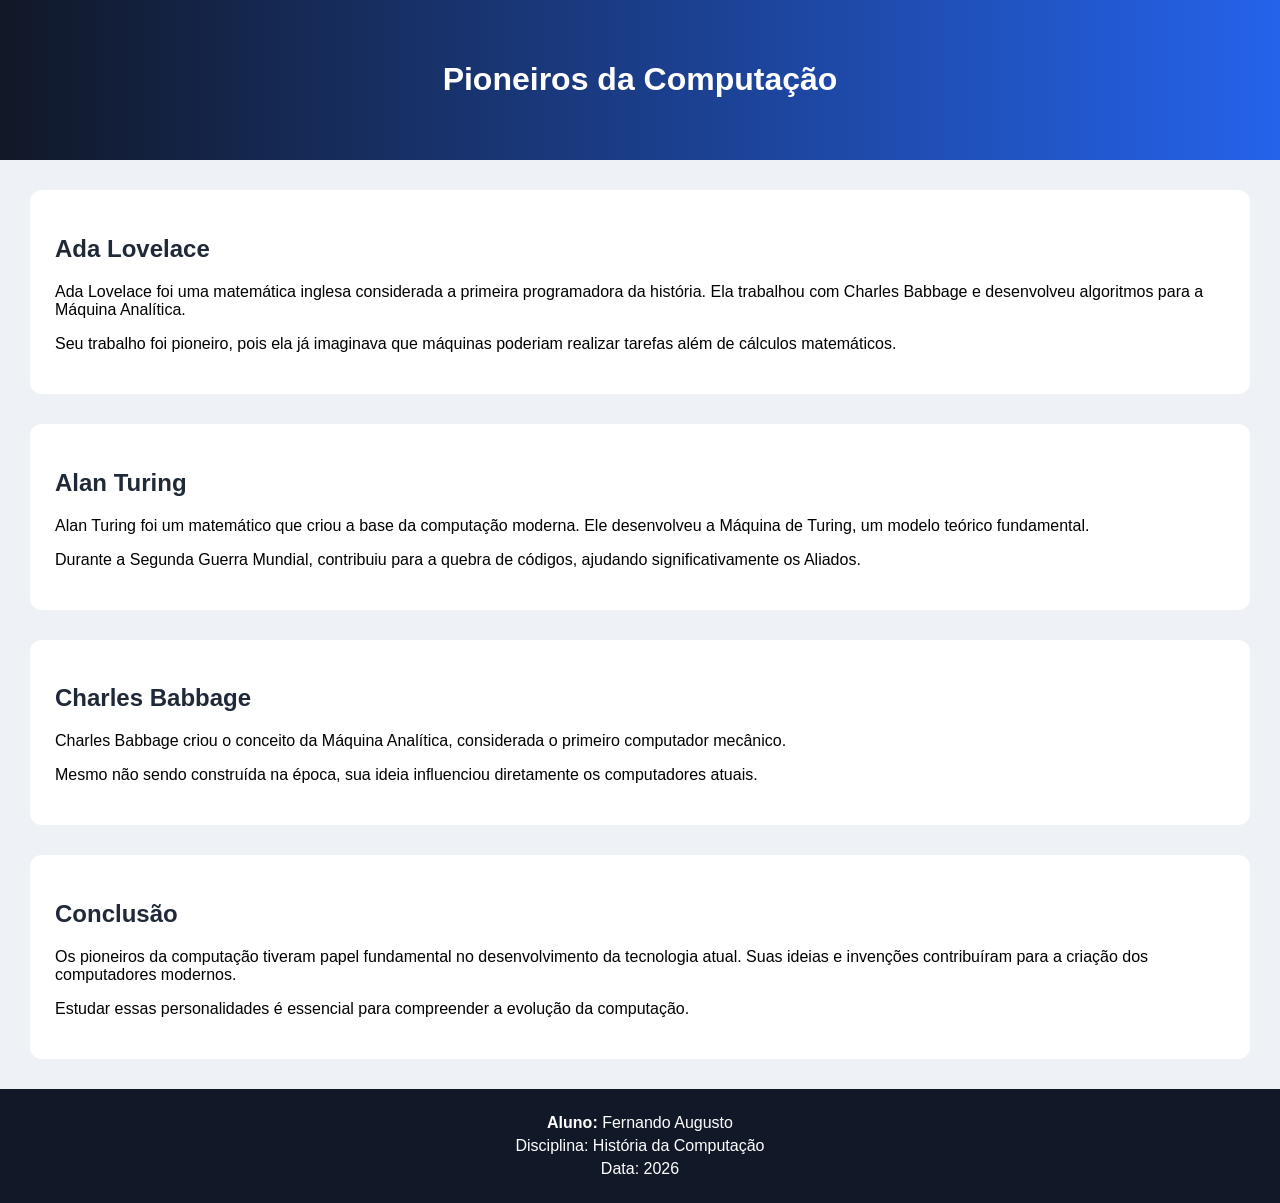
<file: ada-turing-babbage/index.html>
<!DOCTYPE html>
<html lang="pt-br">
<head>
    <meta charset="UTF-8">
    <title>Pioneiros da Computação</title>
    <link rel="stylesheet" href="style.css">
</head>
<body>

<header>
    <h1>Pioneiros da Computação</h1>
</header>

<section>
    <h2>Ada Lovelace</h2>
    <p>
        Ada Lovelace foi uma matemática inglesa considerada a primeira programadora da história.
        Ela trabalhou com Charles Babbage e desenvolveu algoritmos para a Máquina Analítica.
    </p>
    <p>
        Seu trabalho foi pioneiro, pois ela já imaginava que máquinas poderiam realizar tarefas
        além de cálculos matemáticos.
    </p>
</section>

<section>
    <h2>Alan Turing</h2>
    <p>
        Alan Turing foi um matemático que criou a base da computação moderna.
        Ele desenvolveu a Máquina de Turing, um modelo teórico fundamental.
    </p>
    <p>
        Durante a Segunda Guerra Mundial, contribuiu para a quebra de códigos,
        ajudando significativamente os Aliados.
    </p>
</section>

<section>
    <h2>Charles Babbage</h2>
    <p>
        Charles Babbage criou o conceito da Máquina Analítica, considerada o primeiro
        computador mecânico.
    </p>
    <p>
        Mesmo não sendo construída na época, sua ideia influenciou diretamente os computadores atuais.
    </p>
</section>

<section>
    <h2>Conclusão</h2>
    <p>
        Os pioneiros da computação tiveram papel fundamental no desenvolvimento da tecnologia atual.
        Suas ideias e invenções contribuíram para a criação dos computadores modernos.
    </p>
    <p>
        Estudar essas personalidades é essencial para compreender a evolução da computação.
    </p>
</section>

<footer>
    <p><strong>Aluno:</strong> Fernando Augusto</p>
    <p>Disciplina: História da Computação</p>
    <p>Data: 2026</p>
</footer>

</body>
</html>
</file>
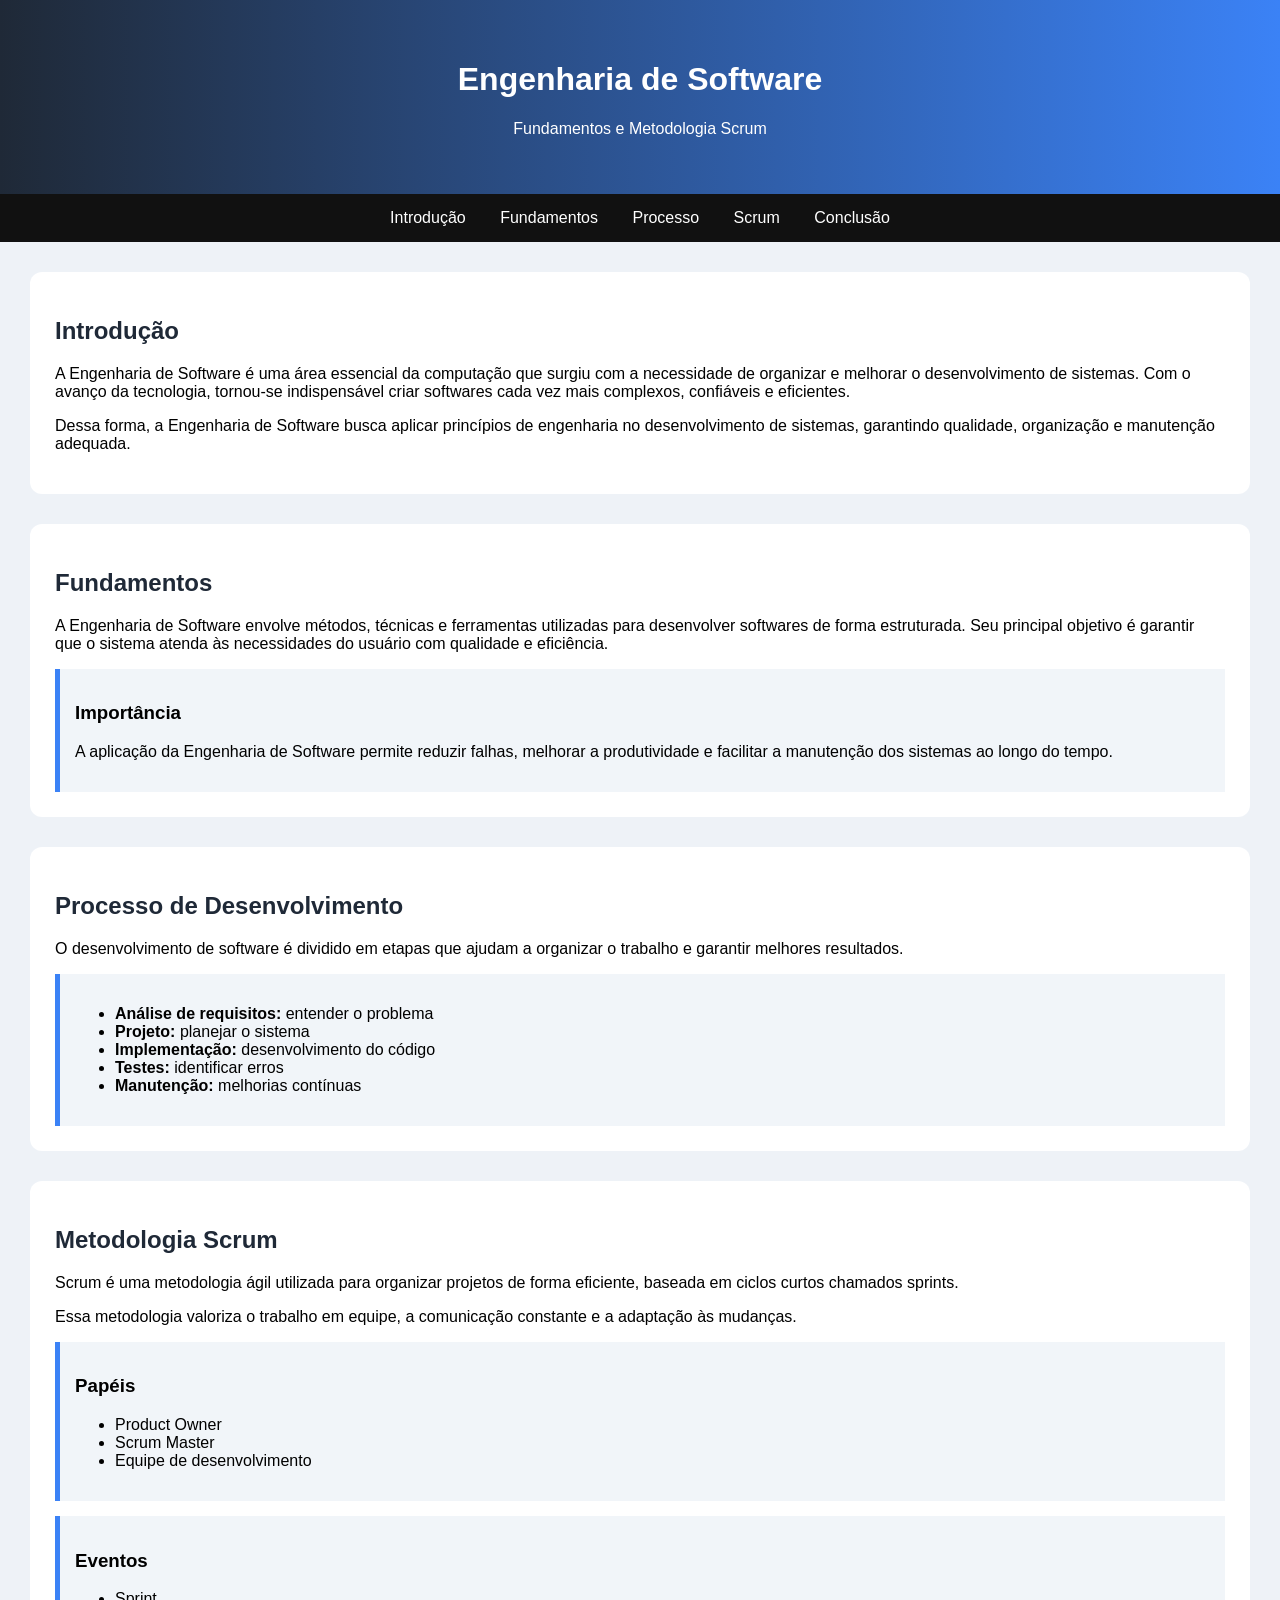
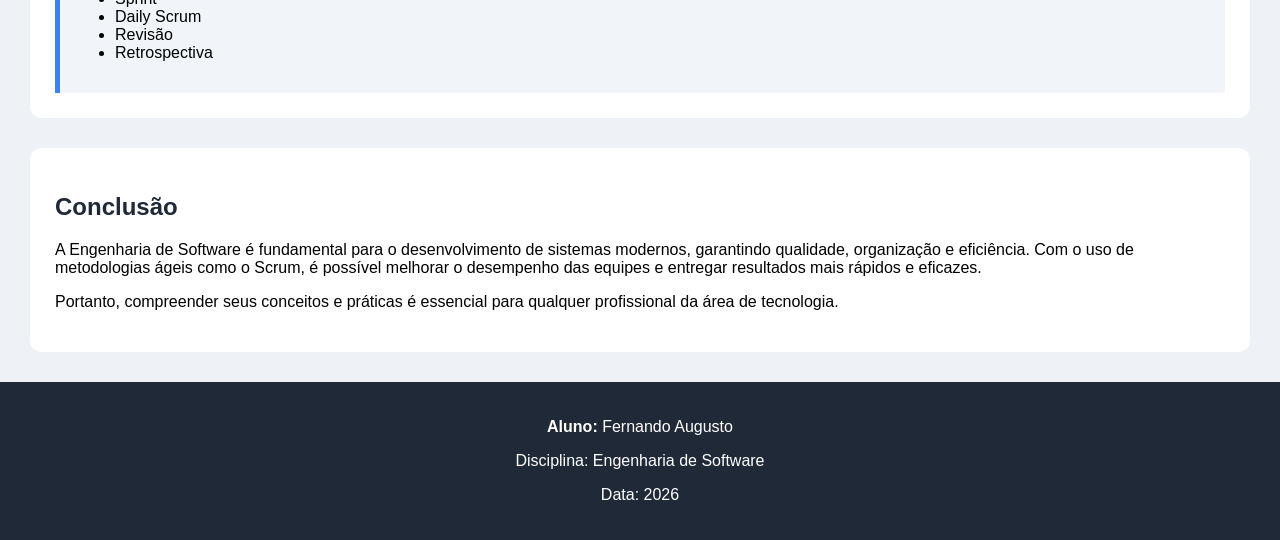
<file: fundamentos-scrum/index.html>
<!DOCTYPE html>
<html lang="pt-br">
<head>
    <meta charset="UTF-8">
    <title>Engenharia de Software</title>
    <link rel="stylesheet" href="style.css">
</head>
<body>

<header>
    <h1>Engenharia de Software</h1>
    <p>Fundamentos e Metodologia Scrum</p>
</header>

<nav>
    <a href="#intro">Introdução</a>
    <a href="#fundamentos">Fundamentos</a>
    <a href="#processo">Processo</a>
    <a href="#scrum">Scrum</a>
    <a href="#conclusao">Conclusão</a>
</nav>

<section id="intro">
    <h2>Introdução</h2>
    <p>
        A Engenharia de Software é uma área essencial da computação que surgiu com a necessidade
        de organizar e melhorar o desenvolvimento de sistemas. Com o avanço da tecnologia,
        tornou-se indispensável criar softwares cada vez mais complexos, confiáveis e eficientes.
    </p>
    <p>
        Dessa forma, a Engenharia de Software busca aplicar princípios de engenharia no desenvolvimento
        de sistemas, garantindo qualidade, organização e manutenção adequada.
    </p>
</section>

<section id="fundamentos">
    <h2>Fundamentos</h2>
    <p>
        A Engenharia de Software envolve métodos, técnicas e ferramentas utilizadas para desenvolver
        softwares de forma estruturada. Seu principal objetivo é garantir que o sistema atenda às
        necessidades do usuário com qualidade e eficiência.
    </p>

    <div class="box">
        <h3>Importância</h3>
        <p>
            A aplicação da Engenharia de Software permite reduzir falhas, melhorar a produtividade
            e facilitar a manutenção dos sistemas ao longo do tempo.
        </p>
    </div>
</section>

<section id="processo">
    <h2>Processo de Desenvolvimento</h2>
    <p>
        O desenvolvimento de software é dividido em etapas que ajudam a organizar o trabalho e
        garantir melhores resultados.
    </p>

    <div class="box">
        <ul>
            <li><strong>Análise de requisitos:</strong> entender o problema</li>
            <li><strong>Projeto:</strong> planejar o sistema</li>
            <li><strong>Implementação:</strong> desenvolvimento do código</li>
            <li><strong>Testes:</strong> identificar erros</li>
            <li><strong>Manutenção:</strong> melhorias contínuas</li>
        </ul>
    </div>
</section>

<section id="scrum">
    <h2>Metodologia Scrum</h2>
    <p>
        Scrum é uma metodologia ágil utilizada para organizar projetos de forma eficiente,
        baseada em ciclos curtos chamados sprints.
    </p>

    <p>
        Essa metodologia valoriza o trabalho em equipe, a comunicação constante e a adaptação
        às mudanças.
    </p>

    <div class="box">
        <h3>Papéis</h3>
        <ul>
            <li>Product Owner</li>
            <li>Scrum Master</li>
            <li>Equipe de desenvolvimento</li>
        </ul>
    </div>

    <div class="box">
        <h3>Eventos</h3>
        <ul>
            <li>Sprint</li>
            <li>Daily Scrum</li>
            <li>Revisão</li>
            <li>Retrospectiva</li>
        </ul>
    </div>
</section>

<section id="conclusao">
    <h2>Conclusão</h2>
    <p>
        A Engenharia de Software é fundamental para o desenvolvimento de sistemas modernos,
        garantindo qualidade, organização e eficiência. Com o uso de metodologias ágeis como o Scrum,
        é possível melhorar o desempenho das equipes e entregar resultados mais rápidos e eficazes.
    </p>
    <p>
        Portanto, compreender seus conceitos e práticas é essencial para qualquer profissional
        da área de tecnologia.
    </p>
</section>

<footer>
    <p><strong>Aluno:</strong> Fernando Augusto</p>
    <p>Disciplina: Engenharia de Software</p>
    <p>Data: 2026</p>
</footer>

</body>
</html>
</file>
<file: ada-turing-babbage/style.css>
body {
    font-family: Arial;
    margin: 0;
    background: #eef2f7;
}

/* HEADER */
header {
    background: linear-gradient(90deg, #111827, #2563eb);
    color: white;
    text-align: center;
    padding: 40px;
}

/* SEÇÕES */
section {
    margin: 30px;
    padding: 25px;
    background: white;
    border-radius: 12px;
    transition: 0.3s;
}

section:hover {
    transform: scale(1.01);
}

/* TÍTULOS */
h2 {
    color: #1f2937;
}

/* IMAGENS */
section img {
    width: 120px;
    display: block;
    margin-bottom: 15px;
    border-radius: 10px;
}

/* FOOTER */
footer {
    text-align: center;
    padding: 20px;
    background: #111827;
    color: white;
}

footer p {
    margin: 5px;
}
</file>
<file: fundamentos-scrum/style.css>
body {
    font-family: Arial;
    margin: 0;
    background: #eef2f7;
}

/* HEADER */
header {
    background: linear-gradient(90deg, #1f2937, #3b82f6);
    color: white;
    text-align: center;
    padding: 40px;
}

/* MENU */
nav {
    background: #111;
    text-align: center;
    padding: 15px;
}

nav a {
    color: white;
    margin: 0 15px;
    text-decoration: none;
    transition: 0.3s;
}

nav a:hover {
    color: #3b82f6;
}

/* SECTIONS */
section {
    margin: 30px;
    padding: 25px;
    background: white;
    border-radius: 12px;
}

h2 {
    color: #1f2937;
}

/* BOX */
.box {
    background: #f1f5f9;
    padding: 15px;
    border-left: 5px solid #3b82f6;
    margin-top: 15px;
}

/* FOOTER */
footer {
    text-align: center;
    padding: 20px;
    background: #1f2937;
    color: white;
}
</file>
